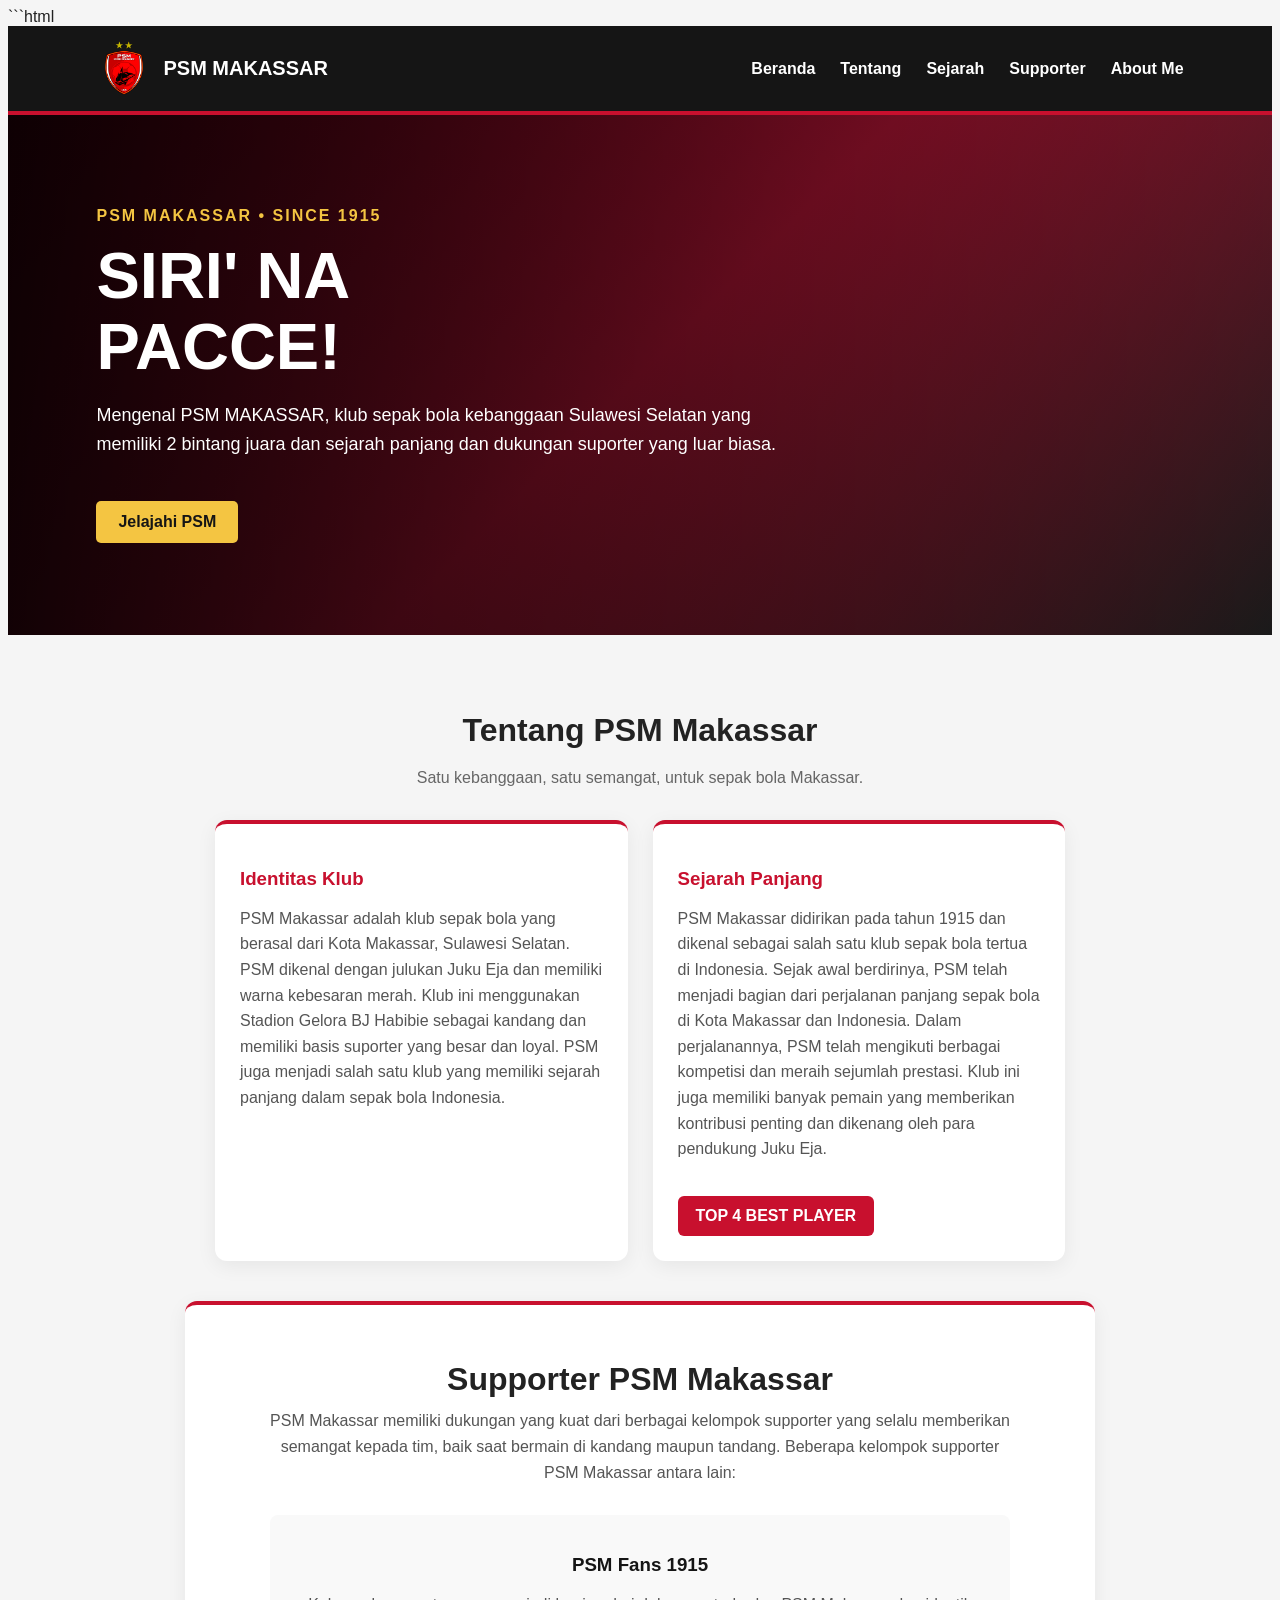
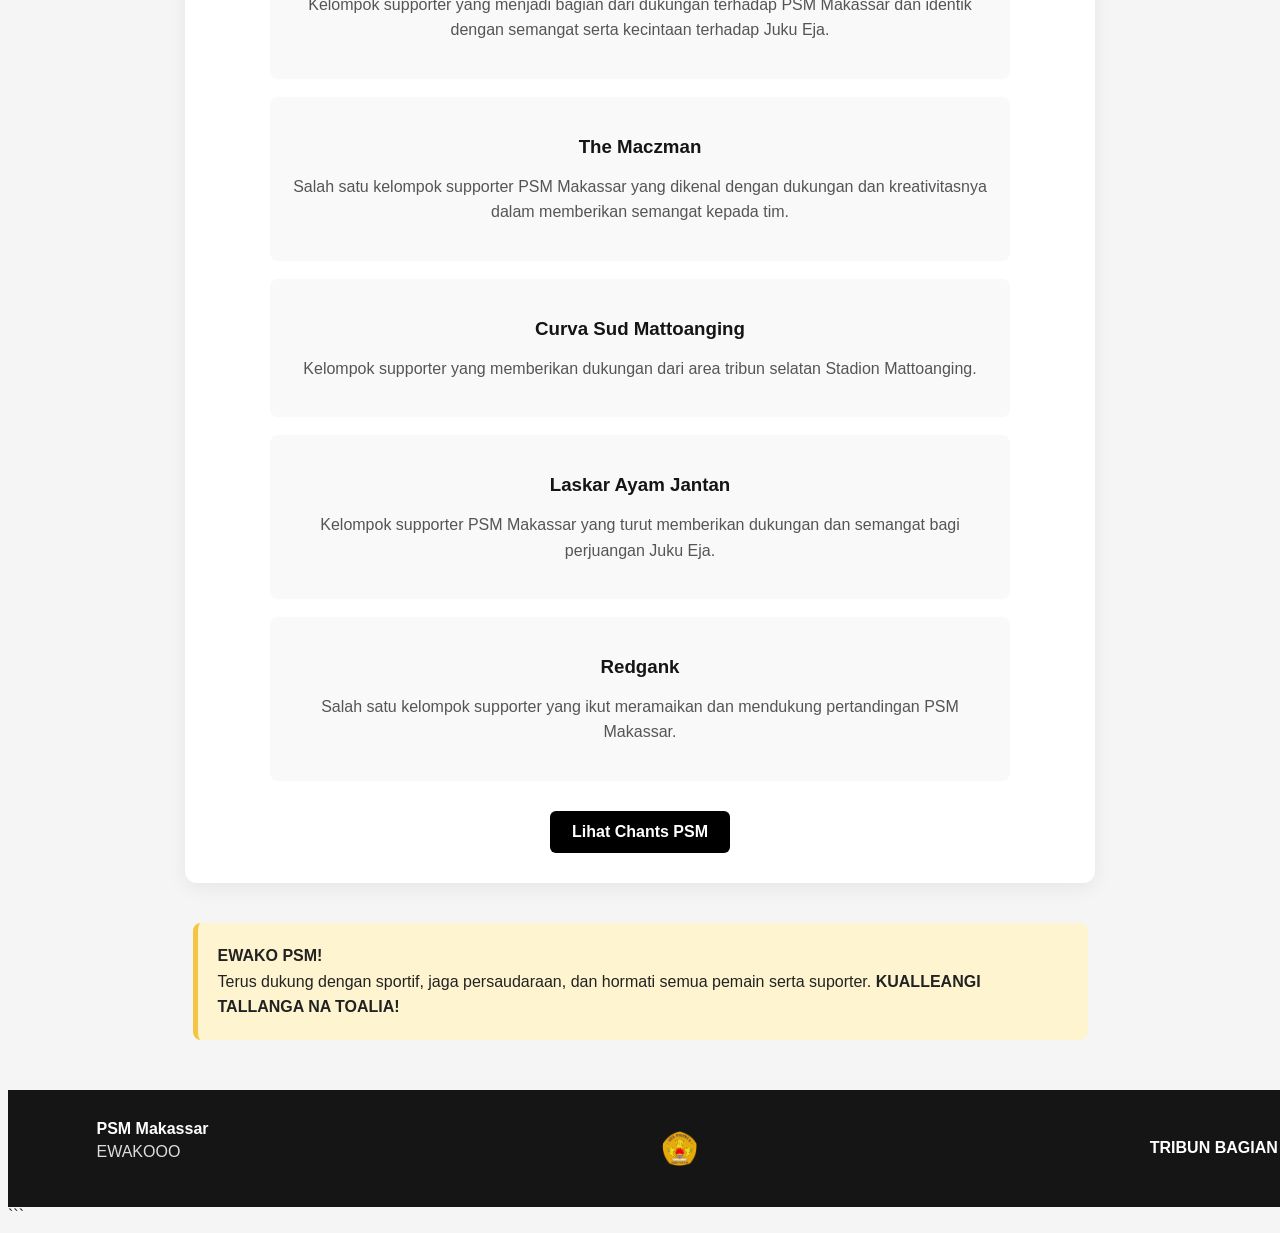
<file: index.html>
```html
<!DOCTYPE html>
<html lang="id">
<head>
    <meta charset="UTF-8">
    <meta name="viewport" content="width=device-width, initial-scale=1.0">
    <title>PSM Makassar</title>

    <link rel="stylesheet" href="style.css">
</head>
<body>

    <!-- NAVIGASI -->
    <header>
        <div class="brand">
            <img src="psm.png" class="logo" alt="Logo PSM">
            <span>PSM MAKASSAR</span>
        </div>

        <nav>
            <a href="#beranda">Beranda</a>
            <a href="#tentang">Tentang</a>
            <a href="#sejarah">Sejarah</a>
            <a href="#supporter">Supporter</a>
            <a href="about.html">About Me</a>
        </nav>
    </header>

    <!-- HERO -->
    <section class="hero" id="beranda">
        <div class="hero-content">
            <div class="eyebrow">
                PSM MAKASSAR • SINCE 1915
            </div>

            <h1>
                SIRI' NA<br>
                PACCE!
            </h1>

            <p>
                Mengenal PSM MAKASSAR, klub sepak bola
                kebanggaan Sulawesi Selatan yang memiliki
                2 bintang juara dan sejarah panjang dan dukungan
                suporter yang luar biasa.
            </p>

            <a href="#tentang" class="btn">
                Jelajahi PSM
            </a>
        </div>
    </section>

    <!-- KONTEN UTAMA -->
    <main>

        <h2 class="section-title" id="tentang">
            Tentang PSM Makassar
        </h2>

        <p class="section-intro">
            Satu kebanggaan, satu semangat,
            untuk sepak bola Makassar.
        </p>

        <!-- KARTU INFORMASI -->
        <div class="cards">

            <!-- IDENTITAS KLUB -->
            <div class="card">
                <h3>Identitas Klub</h3>

                <p>
                    PSM Makassar adalah klub sepak bola yang berasal dari Kota
                    Makassar, Sulawesi Selatan. PSM dikenal dengan julukan
                    Juku Eja dan memiliki warna kebesaran merah. Klub ini
                    menggunakan Stadion Gelora BJ Habibie sebagai kandang dan
                    memiliki basis suporter yang besar dan loyal. PSM juga
                    menjadi salah satu klub yang memiliki sejarah panjang
                    dalam sepak bola Indonesia.
                </p>
            </div>

            <!-- SEJARAH -->
            <div class="card" id="sejarah">
                <h3>Sejarah Panjang</h3>

                <p>
                    PSM Makassar didirikan pada tahun 1915 dan dikenal sebagai
                    salah satu klub sepak bola tertua di Indonesia. Sejak awal
                    berdirinya, PSM telah menjadi bagian dari perjalanan panjang
                    sepak bola di Kota Makassar dan Indonesia. Dalam
                    perjalanannya, PSM telah mengikuti berbagai kompetisi
                    dan meraih sejumlah prestasi. Klub ini juga memiliki
                    banyak pemain yang memberikan kontribusi penting dan
                    dikenang oleh para pendukung Juku Eja.
                </p>

                <a href="best-player.html" class="player-button">
                    TOP 4 BEST PLAYER
                </a>
            </div>

        </div>

        <!-- SUPPORTER -->
        <section id="supporter" class="supporter">

            <h2>Supporter PSM Makassar</h2>

            <p class="supporter-intro">
                PSM Makassar memiliki dukungan yang kuat dari berbagai
                kelompok supporter yang selalu memberikan semangat kepada
                tim, baik saat bermain di kandang maupun tandang. Beberapa
                kelompok supporter PSM Makassar antara lain:
            </p>

            <div class="supporter-list">

                <div class="supporter-card">
                    <h3>PSM Fans 1915</h3>

                    <p>
                        Kelompok supporter yang menjadi bagian dari dukungan
                        terhadap PSM Makassar dan identik dengan semangat
                        serta kecintaan terhadap Juku Eja.
                    </p>
                </div>

                <div class="supporter-card">
                    <h3>The Maczman</h3>

                    <p>
                        Salah satu kelompok supporter PSM Makassar yang dikenal
                        dengan dukungan dan kreativitasnya dalam memberikan
                        semangat kepada tim.
                    </p>
                </div>

                <div class="supporter-card">
                    <h3>Curva Sud Mattoanging</h3>

                    <p>
                        Kelompok supporter yang memberikan dukungan dari area
                        tribun selatan Stadion Mattoanging.
                    </p>
                </div>

                <div class="supporter-card">
                    <h3>Laskar Ayam Jantan</h3>

                    <p>
                        Kelompok supporter PSM Makassar yang turut memberikan
                        dukungan dan semangat bagi perjuangan Juku Eja.
                    </p>
                </div>

                <div class="supporter-card">
                    <h3>Redgank</h3>

                    <p>
                        Salah satu kelompok supporter yang ikut meramaikan
                        dan mendukung pertandingan PSM Makassar.
                    </p>
                </div>

            </div>

            <a href="chants.html" class="chants-button">
                Lihat Chants PSM
            </a>

        </section>

        <!-- PESAN -->
        <div class="callout">
            <strong>EWAKO PSM!</strong>

            <br>

            Terus dukung dengan sportif, jaga
            persaudaraan, dan hormati semua pemain
            serta suporter.

            <strong>KUALLEANGI TALLANGA NA TOALIA!</strong>
        </div>

    </main>

    <!-- FOOTER -->
    <footer>

        <div>
            <strong>PSM Makassar</strong>
            <p>EWAKOOO</p>
        </div>

        <div class="footer-logo">
            <img src="smansel.png" alt="Logo Smansel">
        </div>

        <div>
            <strong>TRIBUN BAGIAN SMANSEL</strong>
        </div>

    </footer>

</body>
</html>
```
</file>
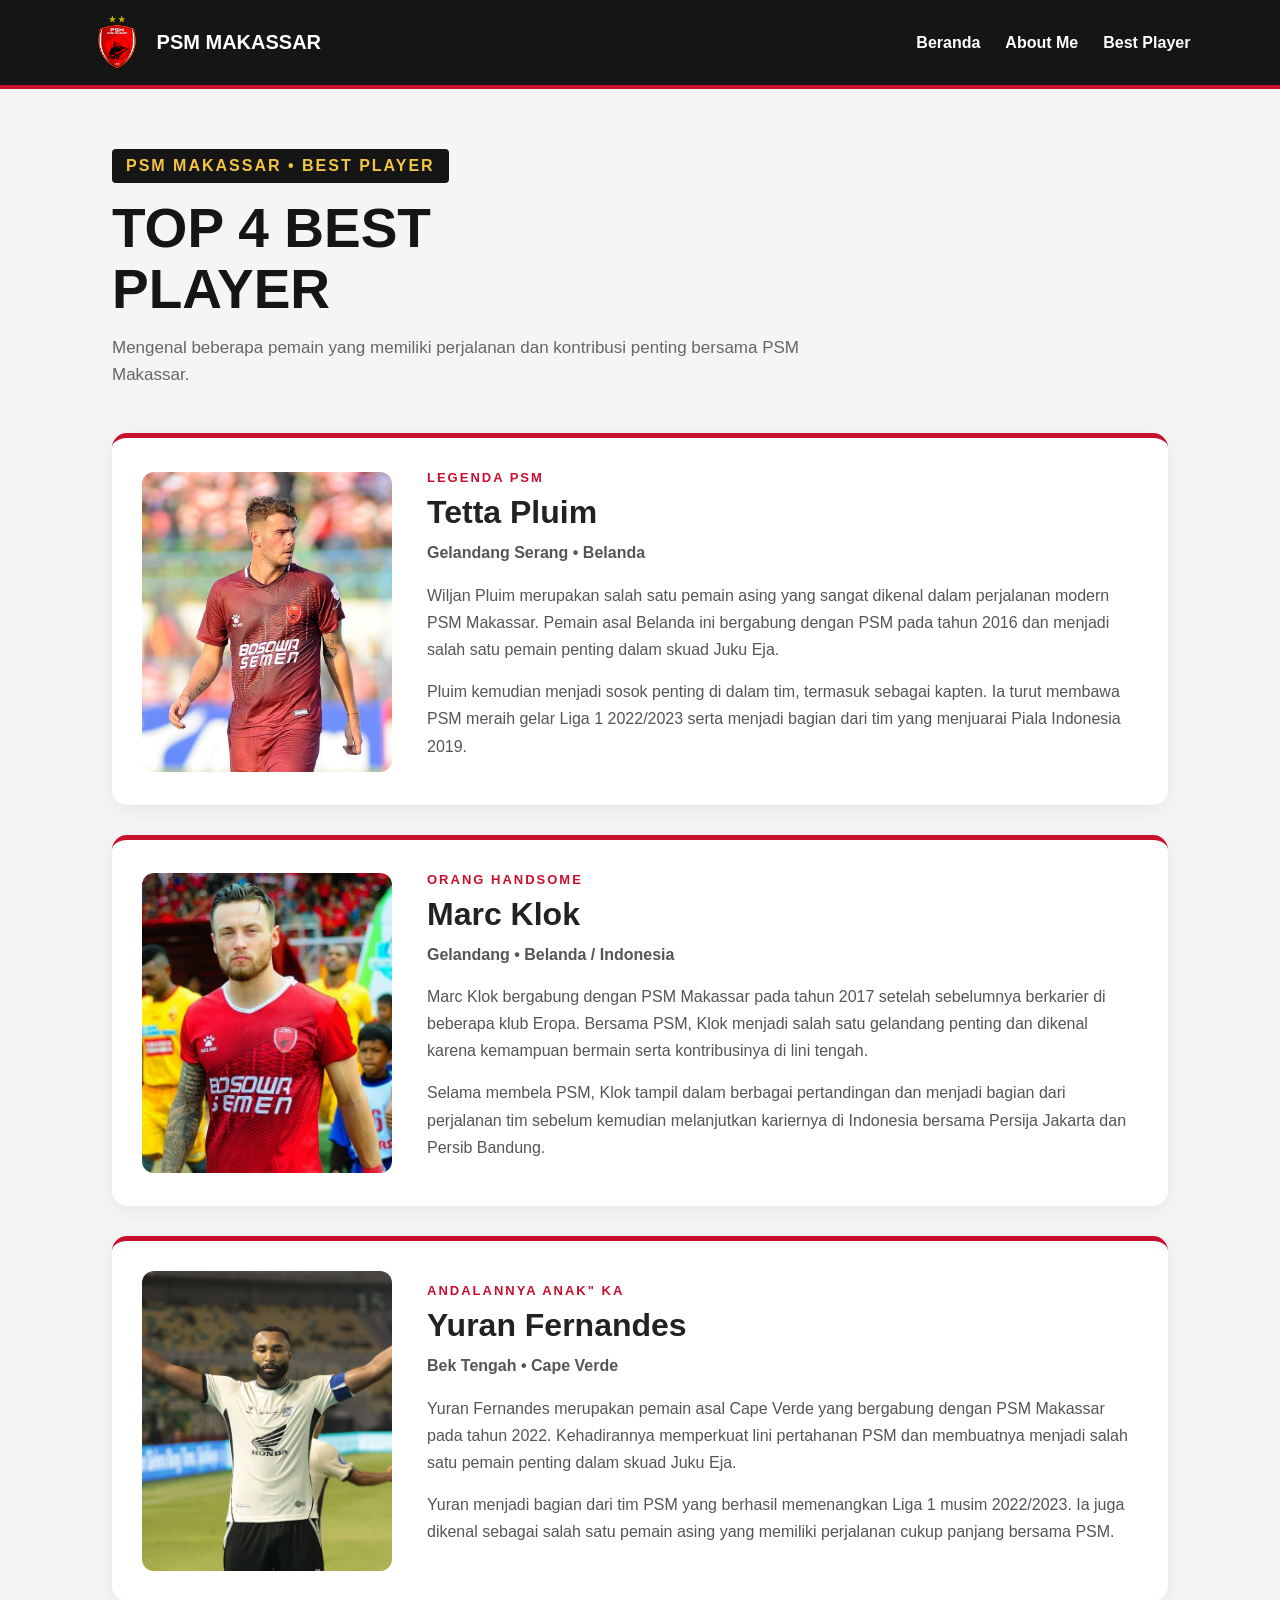
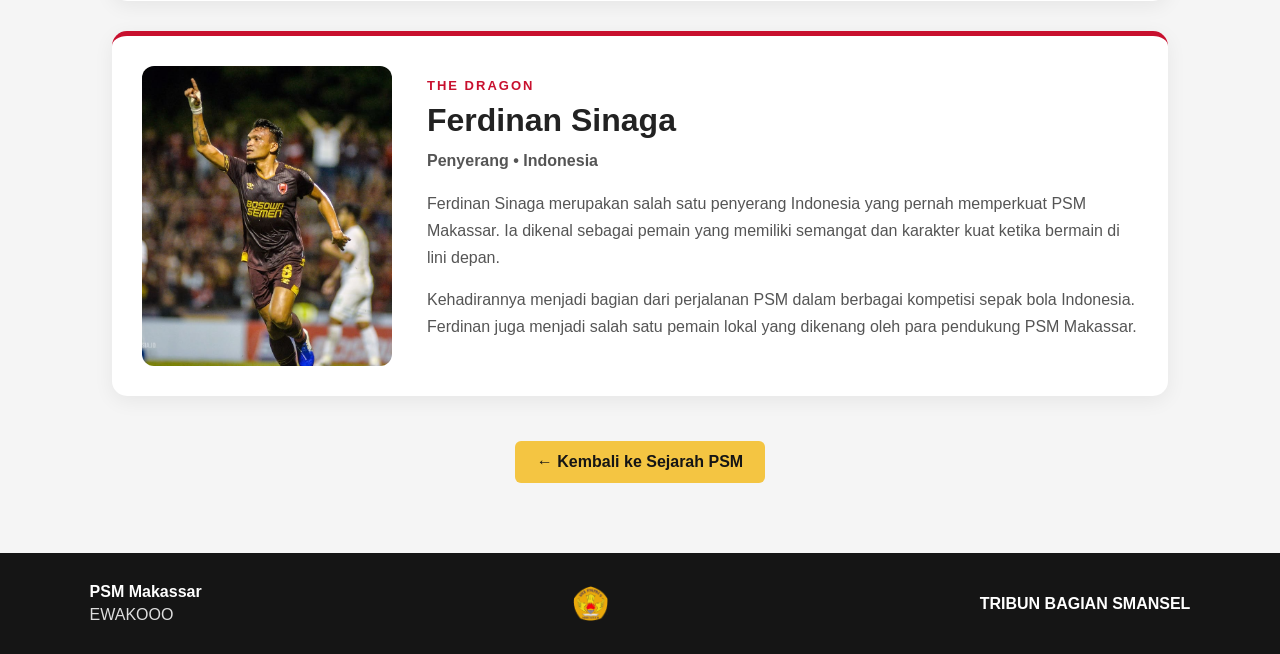
<file: best-player.html>
<!DOCTYPE html>
<html lang="id">
<head>
    <meta charset="UTF-8">
    <meta name="viewport" content="width=device-width, initial-scale=1.0">
    <title>Best Player - PSM Makassar</title>

    <link rel="stylesheet" href="best-player.css">
</head>
<body>

    <!-- NAVIGASI -->
    <header>
        <div class="brand">
            <img src="psm.png" class="logo" alt="Logo PSM">
            <span>PSM MAKASSAR</span>
        </div>

        <nav>
            <a href="index.html">Beranda</a>
            <a href="about.html">About Me</a>
            <a href="best-player.html">Best Player</a>
        </nav>
    </header>


    <!-- JUDUL -->
    <main>

        <section class="player-title">

            <div class="eyebrow">
                PSM MAKASSAR • BEST PLAYER
            </div>

            <h1>
                TOP 4 BEST<br>
                PLAYER
            </h1>

            <p>
                Mengenal beberapa pemain yang memiliki perjalanan
                dan kontribusi penting bersama PSM Makassar.
            </p>

        </section>


        <!-- TETTA WILJAN PLUIM -->
        <section class="player-card">

            <div class="player-photo">
                <img src="tetta.jpg" alt="Tetta Pluim">
            </div>

            <div class="player-info">

                <span class="player-label">
                    LEGENDA PSM
                </span>

                <h2>Tetta Pluim</h2>

                <p class="position">
                    Gelandang Serang • Belanda
                </p>

                <p>
                    Wiljan Pluim merupakan salah satu pemain asing yang
                    sangat dikenal dalam perjalanan modern PSM Makassar.
                    Pemain asal Belanda ini bergabung dengan PSM pada
                    tahun 2016 dan menjadi salah satu pemain penting
                    dalam skuad Juku Eja.
                </p>

                <p>
                    Pluim kemudian menjadi sosok penting di dalam tim,
                    termasuk sebagai kapten. Ia turut membawa PSM
                    meraih gelar Liga 1 2022/2023 serta menjadi bagian
                    dari tim yang menjuarai Piala Indonesia 2019.
                </p>

            </div>

        </section>


        <!-- MARC KLOK -->
        <section class="player-card">

            <div class="player-photo">
                <img src="klok.jpg" alt="Marc Klok">
            </div>

            <div class="player-info">

                <span class="player-label">
                    ORANG HANDSOME
                </span>

                <h2>Marc Klok</h2>

                <p class="position">
                    Gelandang • Belanda / Indonesia
                </p>

                <p>
                    Marc Klok bergabung dengan PSM Makassar pada tahun
                    2017 setelah sebelumnya berkarier di beberapa klub
                    Eropa. Bersama PSM, Klok menjadi salah satu gelandang
                    penting dan dikenal karena kemampuan bermain serta
                    kontribusinya di lini tengah.
                </p>

                <p>
                    Selama membela PSM, Klok tampil dalam berbagai
                    pertandingan dan menjadi bagian dari perjalanan tim
                    sebelum kemudian melanjutkan kariernya di Indonesia
                    bersama Persija Jakarta dan Persib Bandung.
                </p>

            </div>

        </section>


        <!-- YURAN FERNANDES -->
        <section class="player-card">

            <div class="player-photo">
                <img src="yurang.jpg" alt="Yuran Fernandes">
            </div>

            <div class="player-info">

                <span class="player-label">
                    ANDALANNYA ANAK" KA
                </span>

                <h2>Yuran Fernandes</h2>

                <p class="position">
                    Bek Tengah • Cape Verde
                </p>

                <p>
                    Yuran Fernandes merupakan pemain asal Cape Verde
                    yang bergabung dengan PSM Makassar pada tahun 2022.
                    Kehadirannya memperkuat lini pertahanan PSM dan
                    membuatnya menjadi salah satu pemain penting dalam
                    skuad Juku Eja.
                </p>

                <p>
                    Yuran menjadi bagian dari tim PSM yang berhasil
                    memenangkan Liga 1 musim 2022/2023. Ia juga dikenal
                    sebagai salah satu pemain asing yang memiliki
                    perjalanan cukup panjang bersama PSM.
                </p>

            </div>

        </section>


        <!-- THE DRAGON -->
        <section class="player-card">

            <div class="player-photo">
                <img src="naga.jpg" alt="Ferdinan Sinaga">
            </div>

            <div class="player-info">

                <span class="player-label">
                    THE DRAGON
                </span>

                <h2>Ferdinan Sinaga</h2>

                <p class="position">
                    Penyerang • Indonesia
                </p>

                <p>
                    Ferdinan Sinaga merupakan salah satu penyerang
                    Indonesia yang pernah memperkuat PSM Makassar.
                    Ia dikenal sebagai pemain yang memiliki semangat
                    dan karakter kuat ketika bermain di lini depan.
                </p>

                <p>
                    Kehadirannya menjadi bagian dari perjalanan PSM
                    dalam berbagai kompetisi sepak bola Indonesia.
                    Ferdinan juga menjadi salah satu pemain lokal yang
                    dikenang oleh para pendukung PSM Makassar.
                </p>

            </div>

        </section>


        <!-- KEMBALI -->
        <div class="back">
            <a href="index.html">← Kembali ke Sejarah PSM</a>
        </div>

    </main>


    <!-- FOOTER -->
    <footer>

        <div>
            <strong>PSM Makassar</strong>
            <p>EWAKOOO</p>
        </div>

        <div class="footer-logo">
            <img src="smansel.png" alt="Logo Sekolah">
        </div>

        <div>
            <strong>TRIBUN BAGIAN SMANSEL</strong>
        </div>

    </footer>

</body>
</html>
</file>
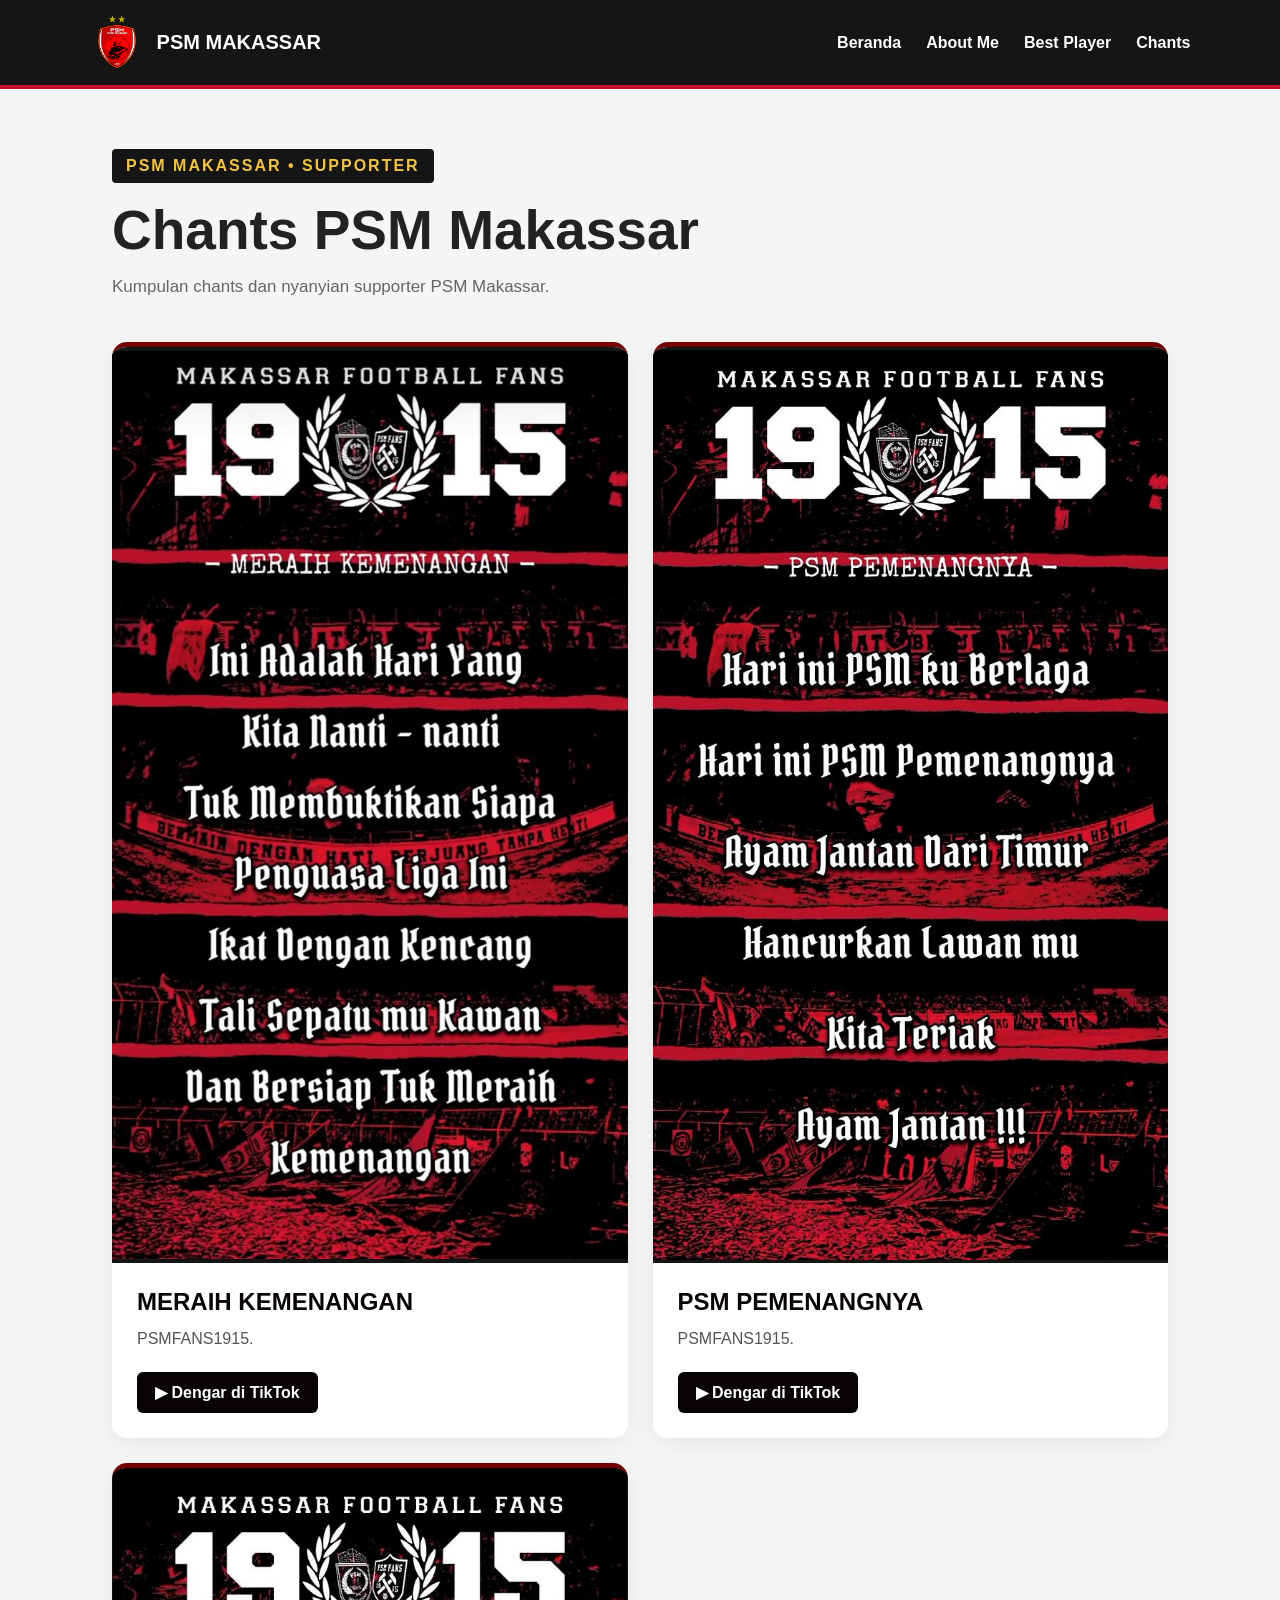
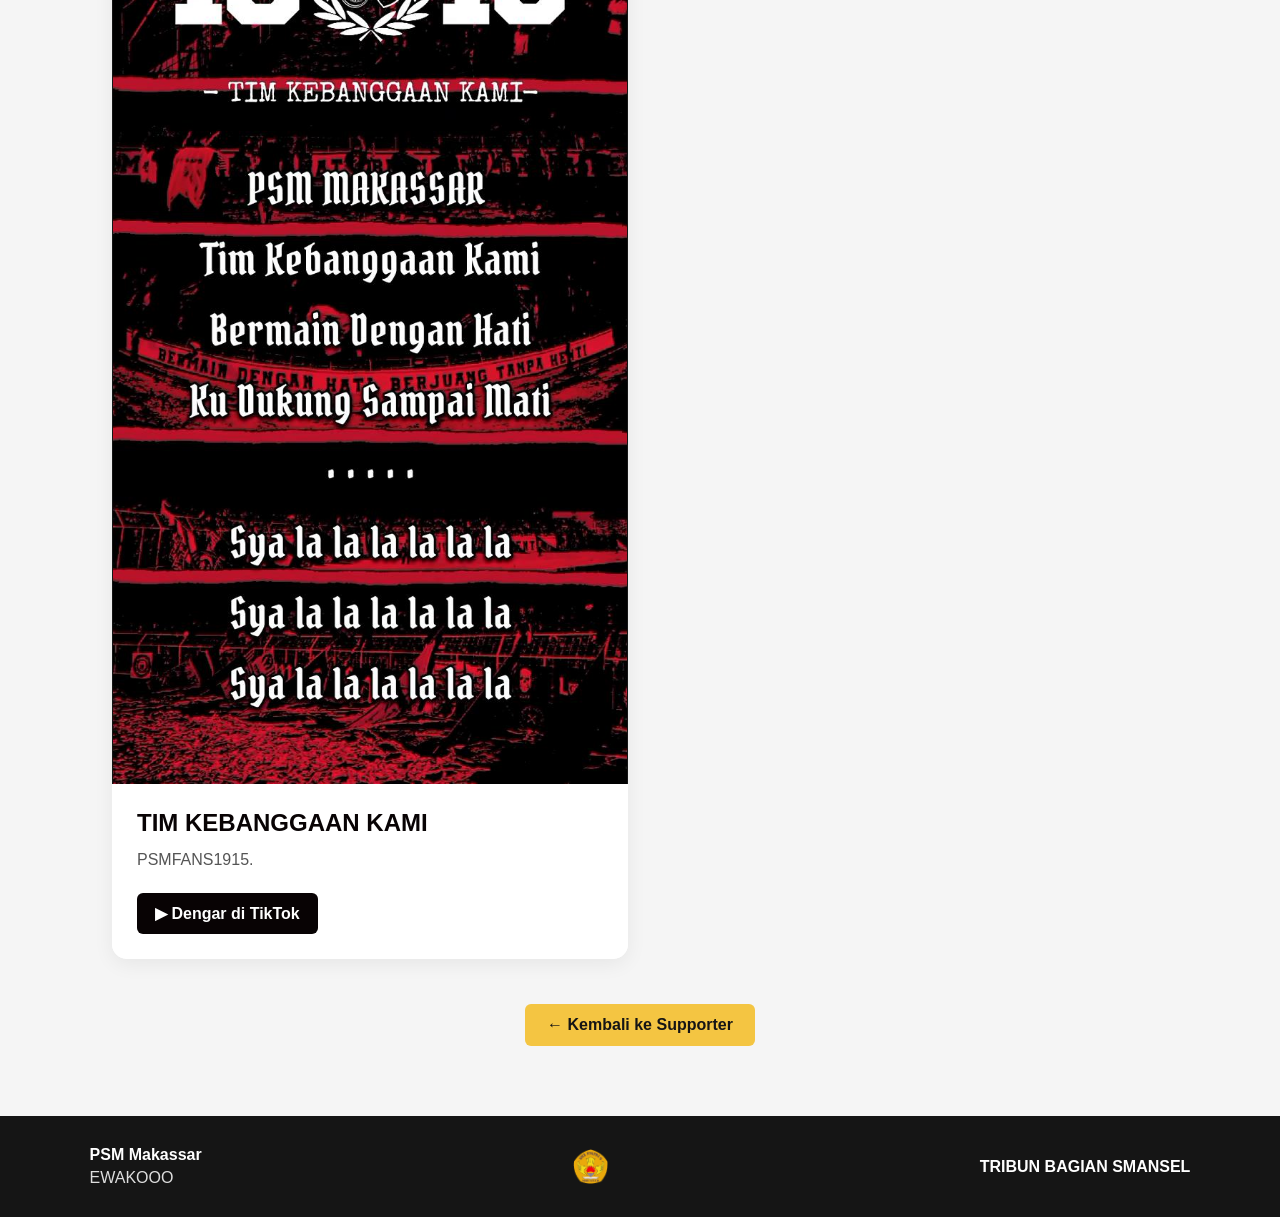
<file: chants.html>
<!DOCTYPE html>
<html lang="id">
<head>
    <meta charset="UTF-8">
    <meta name="viewport" content="width=device-width, initial-scale=1.0">

    <title>Chants PSM Makassar</title>

    <link rel="stylesheet" href="chants.css">
</head>

<body>

<header>

    <div class="brand">
        <img src="psm.png" class="logo" alt="Logo PSM">
        <span>PSM MAKASSAR</span>
    </div>

    <nav>
        <a href="index.html">Beranda</a>
        <a href="about.html">About Me</a>
        <a href="best-player.html">Best Player</a>
        <a href="chants.html">Chants</a>
    </nav>

</header>


<main>

    <section class="chants-title">

        <span>PSM MAKASSAR • SUPPORTER</span>

        <h1>Chants PSM Makassar</h1>

        <p>
            Kumpulan chants dan nyanyian supporter
            PSM Makassar.
        </p>

    </section>


    <section class="chants-list">


        <!-- CHANT 1 -->

        <div class="chant-card">

            <img src="chants1.jpg" alt="Chants PSM">

            <div class="chant-info">

                <strong><h2>MERAIH KEMENANGAN</h2></strong>

                <p>
                    PSMFANS1915.
                </p>

                <a href="https://vt.tiktok.com/ZSbmS6rw8/" target="_blank">
                    ▶ Dengar di TikTok
                </a>

            </div>

        </div>


        <!-- CHANT 2 -->

        <div class="chant-card">

            <img src="chants2.jpg" alt="Chants PSM">

            <div class="chant-info">

                <h2>PSM PEMENANGNYA</h2>

                <p>
                    PSMFANS1915.
                </p>

                <a href="https://vt.tiktok.com/ZSbmSCVhx/" target="_blank">
                    ▶ Dengar di TikTok
                </a>

            </div>

        </div>


        <!-- CHANT 3 -->

        <div class="chant-card">

            <img src="chants3.jpg" alt="Chants PSM">

            <div class="chant-info">

                <h2>TIM KEBANGGAAN KAMI</h2>

                <p>
                    PSMFANS1915.
                </p>

                <a href="https://vt.tiktok.com/ZSbmSsC8T/" target="_blank">
                    ▶ Dengar di TikTok
                </a>

            </div>

        </div>


    </section>


    <div class="back">
        <a href="index.html">← Kembali ke Supporter</a>
    </div>

</main>


<footer>

    <div>
        <strong>PSM Makassar</strong>
        <p>EWAKOOO</p>
    </div>

    <div class="footer-logo">
        <img src="smansel.png" alt="Logo Sekolah">
    </div>

    <div>
        <strong>TRIBUN BAGIAN SMANSEL</strong>
    </div>

</footer>

</body>
</html>
</file>
<file: style.css>
```css
* {
    margin: 0;
    padding: 0;
    box-sizing: border-box;
}

body {
    font-family: Arial, sans-serif;
    background: #f5f5f5;
    color: #222;
}

/* NAVIGASI */
header {
    background: #151515;
    color: white;
    padding: 15px 7%;
    display: flex;
    align-items: center;
    justify-content: space-between;
    gap: 20px;
    border-bottom: 4px solid #c8102e;
}

.brand {
    display: flex;
    align-items: center;
    gap: 12px;
    font-size: 20px;
    font-weight: bold;
    flex-shrink: 0;
}

.logo {
    width: 55px;
    height: 55px;
    object-fit: contain;
}

nav {
    display: flex;
    align-items: center;
    gap: 25px;
}

nav a {
    color: white;
    text-decoration: none;
    font-weight: bold;
}

nav a:hover {
    color: #f4c542;
}

/* HERO */
.hero {
    min-height: 380px;
    padding: 70px 7%;
    display: flex;
    align-items: center;
    color: white;

    background:
        linear-gradient(
            90deg,
            rgba(0,0,0,0.9),
            rgba(0,0,0,0.3)
        ),
        linear-gradient(
            135deg,
            #8e001d,
            #d7193f,
            #252525
        );
}

.hero-content {
    max-width: 700px;
}

.eyebrow {
    color: #f4c542;
    font-weight: bold;
    letter-spacing: 2px;
}

h1 {
    font-size: 65px;
    line-height: 1.1;
    margin: 15px 0;
}

.hero p {
    font-size: 18px;
    line-height: 1.6;
}

.btn {
    display: inline-block;
    margin-top: 25px;
    padding: 12px 22px;
    background: #f4c542;
    color: #151515;
    text-decoration: none;
    border-radius: 5px;
    font-weight: bold;
}

.btn:hover {
    background: white;
}

/* KONTEN UTAMA */
main {
    width: 100%;
    max-width: 1100px;
    margin: 0 auto;
    padding: 50px 22px;
}

.section-title {
    text-align: center;
    font-size: 32px;
    margin-bottom: 10px;
}

.section-intro {
    text-align: center;
    color: #666;
    margin-bottom: 30px;
    line-height: 1.6;
}

/* IDENTITAS KLUB DAN SEJARAH */
.cards {
    display: grid;
    grid-template-columns: repeat(2, minmax(0, 1fr));
    gap: 25px;
    width: 100%;
    max-width: 850px;
    margin: 0 auto;
    align-items: stretch;
}

.card {
    min-width: 0;
    background: white;
    padding: 25px;
    border-radius: 12px;
    border-top: 4px solid #c8102e;
    box-shadow: 0 5px 20px #00000010;
}

.card h3 {
    color: #c8102e;
    margin-bottom: 10px;
}

.card p {
    color: #555;
    line-height: 1.6;
}

/* SUPPORTER */
.supporter {
    width: 100%;
    max-width: 850px;
    margin: 40px auto;
    padding: 30px;
    background: white;
    border-radius: 12px;
    border-top: 4px solid #c8102e;
    box-shadow: 0 5px 20px #00000010;
    text-align: center;
}

.supporter h2 {
    text-align: center;
    font-size: 32px;
    margin-bottom: 10px;
}

.supporter-intro {
    color: #555;
    line-height: 1.6;
    max-width: 750px;
    margin: 0 auto 30px;
}

/* DAFTAR SUPPORTER */
.supporter-list {
    width: 100%;
    display: flex;
    flex-direction: column;
    align-items: center;
    gap: 18px;
}

.supporter-card {
    width: 100%;
    max-width: 700px;
    margin: 0 auto;
    padding: 20px;
    background: #f9f9f9;
    border-radius: 8px;
    text-align: center;
}

.supporter-card h3 {
    color: #151515;
    margin-bottom: 8px;
}

.supporter-card p {
    color: #555;
    line-height: 1.6;
}

/* BUTTON BEST PLAYER */
.player-button {
    display: inline-block;
    margin-top: 18px;
    padding: 11px 18px;
    background: #c8102e;
    color: white;
    text-decoration: none;
    border-radius: 6px;
    font-weight: bold;
}

.player-button:hover {
    background: #a50d25;
}

/* BUTTON CHANTS */
.chants-button {
    display: block;
    width: fit-content;
    max-width: 100%;
    margin: 30px auto 0;
    padding: 12px 22px;
    background: #000000;
    color: white;
    text-decoration: none;
    border-radius: 6px;
    font-weight: bold;
    text-align: center;
}

.chants-button:hover {
    background: #a50d25;
}

/* PESAN */
.callout {
    max-width: 850px;
    margin: 30px auto 0;
    padding: 20px;
    background: #fff4d0;
    border-left: 5px solid #f4c542;
    border-radius: 8px;
    line-height: 1.6;
}

/* GAMBAR KONTEN */
main img {
    max-width: 100%;
    height: auto;
}

/* FOOTER */
footer {
    width: 100%;
    background: #151515;
    color: #ddd;
    padding: 30px 7%;
    display: flex;
    justify-content: space-between;
    align-items: center;
    gap: 20px;
}

footer strong {
    color: white;
}

footer p {
    margin-top: 5px;
}

.footer-logo {
    display: flex;
    align-items: center;
    justify-content: center;
}

.footer-logo img {
    width: 35px;
    height: 35px;
    object-fit: contain;
}

/* RESPONSIVE TABLET */
@media (max-width: 900px) {
    header {
        padding: 15px 4%;
        flex-wrap: wrap;
    }

    nav {
        gap: 15px;
        flex-wrap: wrap;
    }

    h1 {
        font-size: 52px;
    }

    .cards {
        max-width: 750px;
        gap: 20px;
    }
}

/* RESPONSIVE HP */
@media (max-width: 700px) {
    header {
        flex-direction: column;
        gap: 18px;
        padding: 18px 5%;
    }

    .brand {
        justify-content: center;
        font-size: 18px;
    }

    nav {
        justify-content: center;
        gap: 15px;
    }

    nav a {
        white-space: normal;
    }

    .hero {
        min-height: 320px;
        padding: 50px 6%;
    }

    h1 {
        font-size: 45px;
    }

    .hero p {
        font-size: 16px;
    }

    main {
        padding: 35px 15px;
    }

    .section-title,
    .supporter h2 {
        font-size: 27px;
    }

    .cards {
        grid-template-columns: 1fr;
        max-width: 450px;
        gap: 20px;
    }

    .card {
        padding: 20px;
    }

    .supporter {
        max-width: 450px;
        margin: 30px auto;
        padding: 22px 15px;
    }

    .supporter-card {
        padding: 16px;
    }

    .callout {
        margin-top: 25px;
    }

    footer {
        flex-direction: column;
        text-align: center;
        padding: 25px 15px;
    }
}

/* RESPONSIVE HP KECIL */
@media (max-width: 400px) {
    .brand {
        font-size: 16px;
    }

    nav {
        gap: 12px;
    }

    nav a {
        font-size: 13px;
    }

    h1 {
        font-size: 36px;
    }

    .hero {
        padding: 40px 5%;
    }

    main {
        padding: 25px 12px;
    }
}
```
</file>
<file: best-player.css>
* {
    margin: 0;
    padding: 0;
    box-sizing: border-box;
}

body {
    font-family: Arial, sans-serif;
    background: #f5f5f5;
    color: #222;
}


/* NAVIGASI */

header {
    background: #151515;
    color: white;
    padding: 15px 7%;
    display: flex;
    align-items: center;
    justify-content: space-between;
    border-bottom: 4px solid #c8102e;
}

.brand {
    display: flex;
    align-items: center;
    gap: 12px;
    font-size: 20px;
    font-weight: bold;
}

.logo {
    width: 55px;
    height: 55px;
    object-fit: contain;
}

nav {
    display: flex;
    gap: 25px;
}

nav a {
    color: white;
    text-decoration: none;
    font-weight: bold;
}

nav a:hover {
    color: #f4c542;
}


/* KONTEN */

main {
    max-width: 1100px;
    margin: auto;
    padding: 60px 22px;
}


/* JUDUL */

.player-title {
    margin-bottom: 45px;
}

.eyebrow {
    color: #f4c542;
    background: #151515;
    display: inline-block;
    padding: 8px 14px;
    font-weight: bold;
    letter-spacing: 2px;
    border-radius: 4px;
}

.player-title h1 {
    font-size: 55px;
    line-height: 1.1;
    margin: 15px 0;
    color: #151515;
}

.player-title p {
    max-width: 700px;
    color: #666;
    font-size: 17px;
    line-height: 1.6;
}


/* KARTU PEMAIN */

.player-card {
    background: white;
    padding: 30px;
    margin-bottom: 30px;
    border-radius: 15px;
    border-top: 5px solid #c8102e;
    box-shadow: 0 5px 20px #00000010;

    display: flex;
    align-items: center;
    gap: 35px;
}


/* FOTO PEMAIN */

.player-photo {
    width: 250px;
    height: 300px;
    flex-shrink: 0;
    background: #ddd;
    border-radius: 12px;
    overflow: hidden;
}

.player-photo img {
    width: 100%;
    height: 100%;
    object-fit: cover;
}


/* INFORMASI PEMAIN */

.player-info {
    flex: 1;
}

.player-label {
    color: #c8102e;
    font-size: 13px;
    font-weight: bold;
    letter-spacing: 2px;
}

.player-info h2 {
    font-size: 32px;
    margin: 8px 0;
}

.position {
    color: #888;
    font-weight: bold;
    margin-bottom: 18px;
}

.player-info p {
    color: #555;
    line-height: 1.7;
    margin-bottom: 15px;
}


/* KEMBALI */

.back {
    text-align: center;
    margin: 45px 0 10px;
}

.back a {
    display: inline-block;
    padding: 12px 22px;
    background: #f4c542;
    color: #151515;
    text-decoration: none;
    border-radius: 6px;
    font-weight: bold;
}

.back a:hover {
    background: #151515;
    color: white;
}


/* FOOTER */

footer {
    background: #151515;
    color: #ddd;
    padding: 30px 7%;
    display: flex;
    justify-content: space-between;
    align-items: center;
    gap: 20px;
}

footer strong {
    color: white;
}

footer p {
    margin-top: 5px;
}

.footer-logo {
    display: flex;
    align-items: center;
    justify-content: center;
}

.footer-logo img {
    width: 35px;
    height: 35px;
    object-fit: contain;
}


/* RESPONSIVE */

@media (max-width: 700px) {

    header {
        flex-direction: column;
        gap: 18px;
    }

    nav {
        gap: 15px;
        flex-wrap: wrap;
        justify-content: center;
    }

    .player-title h1 {
        font-size: 42px;
    }

    .player-card {
        flex-direction: column;
        text-align: center;
    }

    .player-photo {
        width: 220px;
        height: 270px;
    }

    .player-info h2 {
        font-size: 27px;
    }

    footer {
        flex-direction: column;
        text-align: center;
    }
}
</file>
<file: chants.css>
* {
    margin: 0;
    padding: 0;
    box-sizing: border-box;
}

body {
    font-family: Arial, sans-serif;
    background: #f5f5f5;
    color: #222;
}

/* NAVIGASI */

header {
    background: #151515;
    color: white;
    padding: 15px 7%;
    display: flex;
    align-items: center;
    justify-content: space-between;
    border-bottom: 4px solid #c8102e;
}

.brand {
    display: flex;
    align-items: center;
    gap: 12px;
    font-size: 20px;
    font-weight: bold;
}

.logo {
    width: 55px;
    height: 55px;
    object-fit: contain;
}

nav {
    display: flex;
    gap: 25px;
}

nav a {
    color: white;
    text-decoration: none;
    font-weight: bold;
}

nav a:hover {
    color: #f4c542;
}


/* KONTEN */

main {
    max-width: 1100px;
    margin: auto;
    padding: 60px 22px;
}


/* JUDUL */

.chants-title {
    margin-bottom: 45px;
}

.chants-title span {
    display: inline-block;
    background: #151515;
    color: #f4c542;
    padding: 8px 14px;
    border-radius: 4px;
    font-weight: bold;
    letter-spacing: 2px;
}

.chants-title h1 {
    font-size: 55px;
    margin: 15px 0;
}

.chants-title p {
    color: #666;
    font-size: 17px;
}


/* DAFTAR CHANTS */

.chants-list {
    display: grid;
    grid-template-columns: 1fr 1fr;
    gap: 25px;
}


/* KARTU CHANTS */

.chant-card img {
    width: 100%;
    height: 400px;
    object-fit: cover;
    display: block;
}
.chant-card:hover {
    transform: translateY(-5px);
    box-shadow: 0 8px 25px #00000018;
}


/* FOTO */

.chant-card {
    background: white;
    border-radius: 15px;
    overflow: hidden;
    border-top: 5px solid #730303;
    box-shadow: 0 5px 20px #00000010;
}

.chant-card img {
    width: 100%;
    aspect-ratio: 9 / 16;
    height: auto;
    object-fit: contain;
    display: block;
    background: #151515;
}

.chant-info {
    position: relative;
    z-index: 2;
    background: white;
    padding: 25px;
}

/* INFORMASI */

.chant-info {
    padding: 25px;
}

.chant-info h2 {
    color: #080304;
    margin-bottom: 10px;
}

.chant-info p {
    color: #555;
    line-height: 1.6;
    margin-bottom: 20px;
}


/* LINK TIKTOK */

.chant-info a {
    display: inline-block;
    padding: 11px 18px;
    background: #080304;
    color: white;
    text-decoration: none;
    border-radius: 6px;
    font-weight: bold;
}

.chant-info a:hover {
    background: #a50d25;
}


/* KEMBALI */

.back {
    text-align: center;
    margin: 45px 0 10px;
}

.back a {
    display: inline-block;
    padding: 12px 22px;
    background: #f4c542;
    color: #151515;
    text-decoration: none;
    border-radius: 6px;
    font-weight: bold;
}

.back a:hover {
    background: #151515;
    color: white;
}


/* FOOTER */

footer {
    background: #151515;
    color: #ddd;
    padding: 30px 7%;
    display: flex;
    justify-content: space-between;
    align-items: center;
    gap: 20px;
}

footer strong {
    color: white;
}

footer p {
    margin-top: 5px;
}

.footer-logo {
    display: flex;
    align-items: center;
    justify-content: center;
}

.footer-logo img {
    width: 35px;
    height: 35px;
    object-fit: contain;
}


/* RESPONSIVE */

@media (max-width: 700px) {

    header {
        flex-direction: column;
        gap: 18px;
    }

    nav {
        gap: 15px;
        flex-wrap: wrap;
        justify-content: center;
    }

    .chants-title h1 {
        font-size: 42px;
    }

    .chants-list {
        grid-template-columns: 1fr;
    }

    .chant-card img {
        height: 220px;
    }

    footer {
        flex-direction: column;
        text-align: center;
    }

}
</file>
